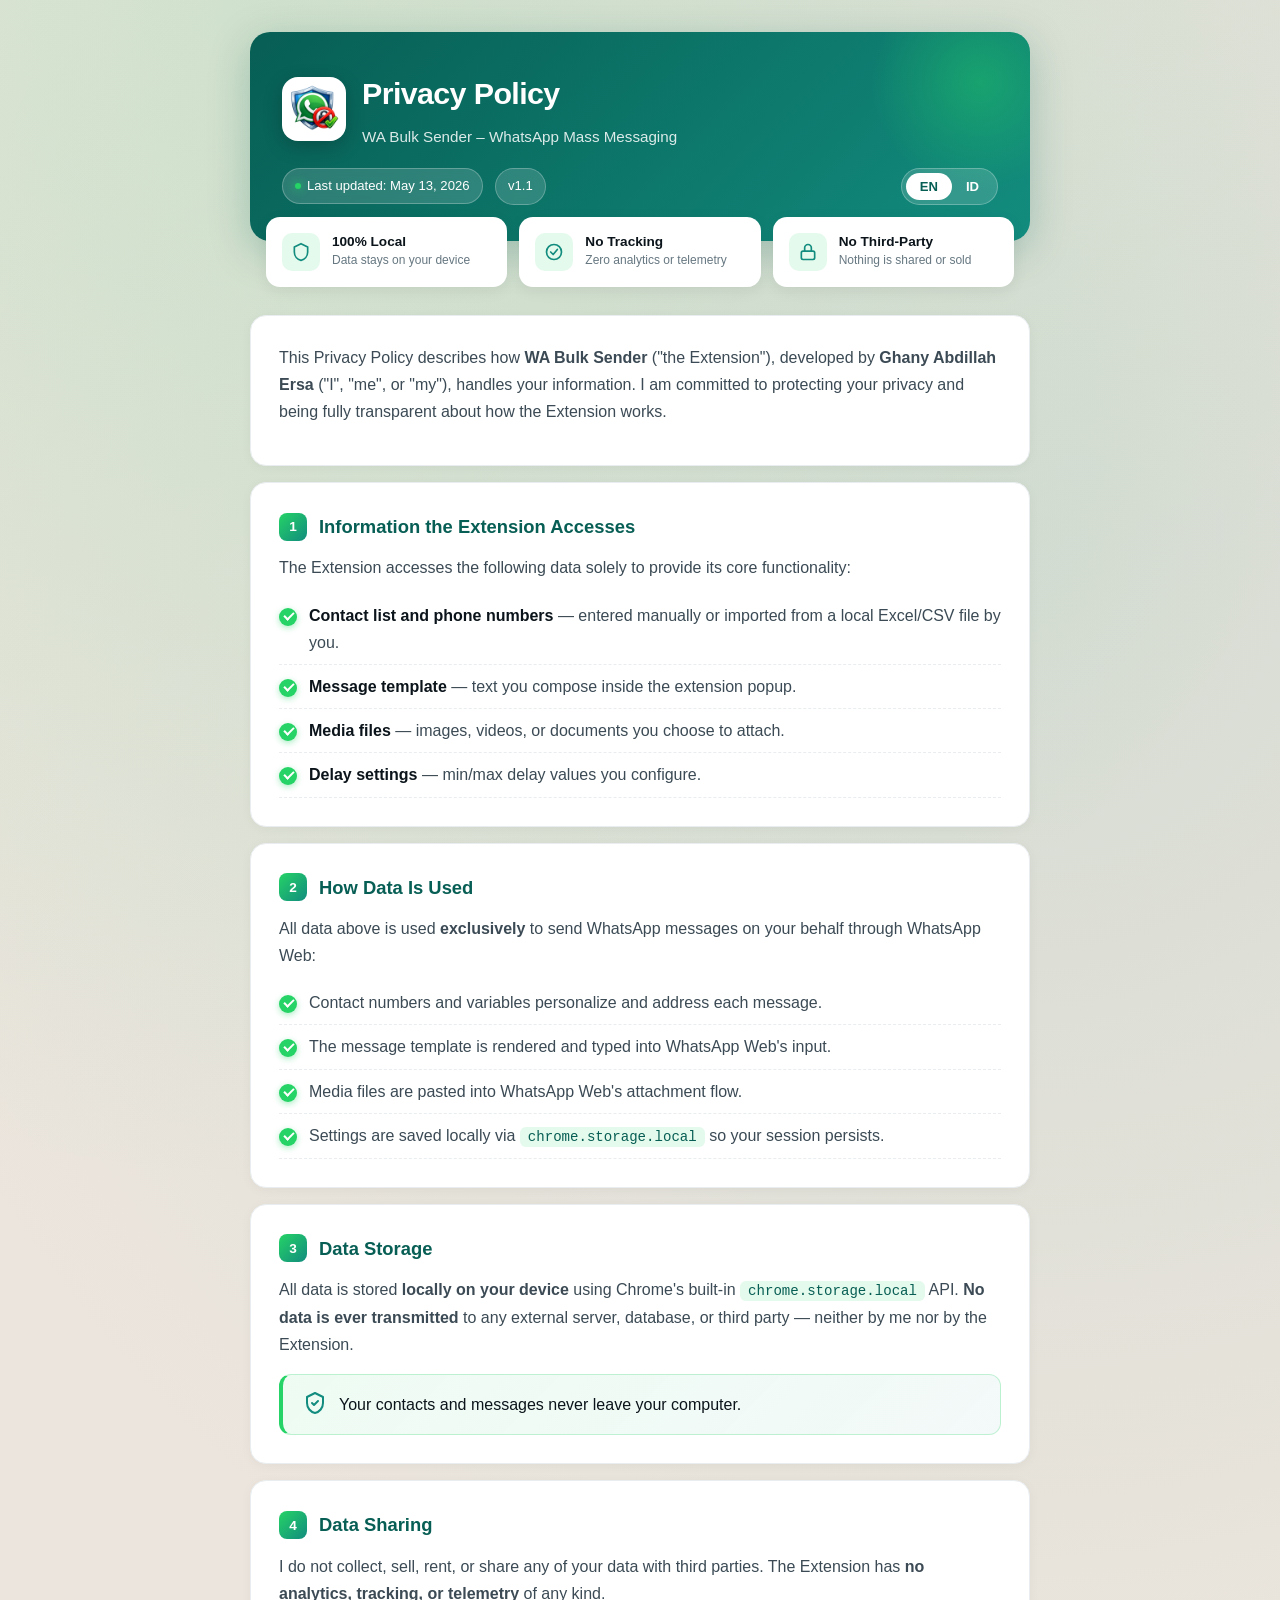
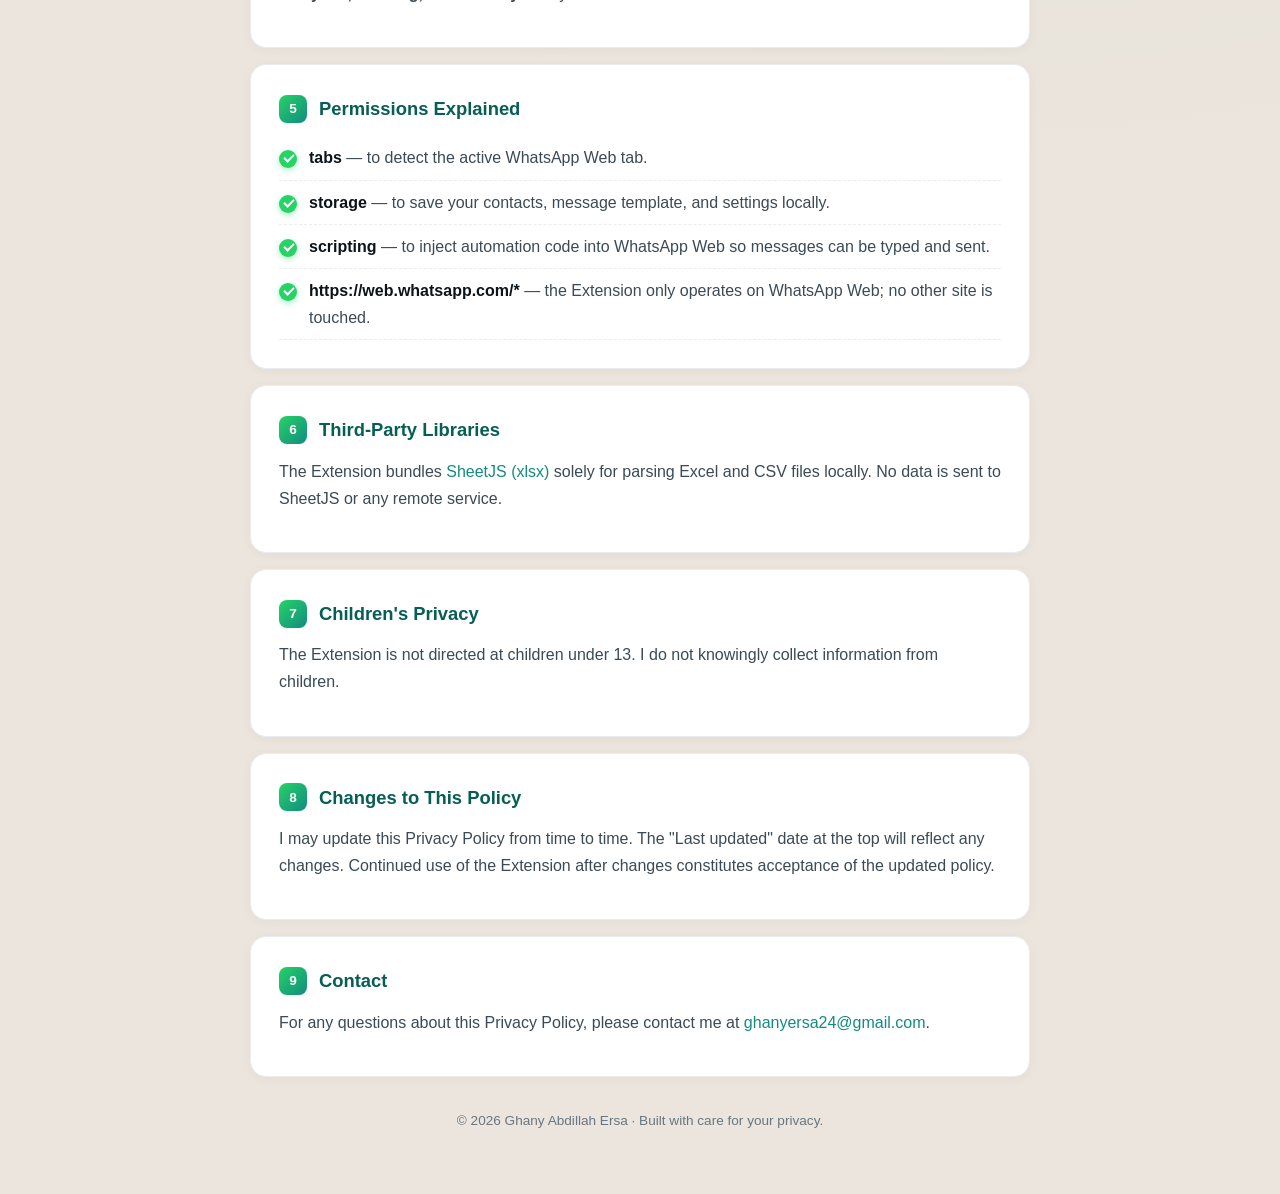
<file: index.html>
<!DOCTYPE html>
<html lang="en">
<head>
  <meta charset="UTF-8">
  <meta name="viewport" content="width=device-width, initial-scale=1.0">
  <title>Privacy Policy – WA Bulk Sender</title>
  <link rel="icon" href="icons/icon32.png">
  <style>
    :root {
      --wa-green: #25D366;
      --wa-green-dark: #128C7E;
      --wa-green-deep: #075E54;
      --wa-bg: #ECE5DD;
      --ink: #0b141a;
      --ink-soft: #3b4a54;
      --ink-muted: #667781;
      --card: #ffffff;
      --border: #e9edef;
      --danger: #e53935;
      --check: #25D366;
    }

    * { box-sizing: border-box; }

    body {
      margin: 0;
      font-family: -apple-system, BlinkMacSystemFont, "Segoe UI", Roboto, "Helvetica Neue", sans-serif;
      background:
        radial-gradient(circle at 20% 0%, rgba(37, 211, 102, 0.12), transparent 40%),
        radial-gradient(circle at 80% 20%, rgba(18, 140, 126, 0.10), transparent 50%),
        var(--wa-bg);
      color: var(--ink);
      line-height: 1.7;
      min-height: 100vh;
    }

    .container {
      max-width: 820px;
      margin: 0 auto;
      padding: 32px 20px 64px;
    }

    /* Header */
    .header {
      background: linear-gradient(135deg, var(--wa-green-deep), var(--wa-green-dark));
      border-radius: 20px;
      padding: 36px 32px;
      color: #fff;
      box-shadow: 0 10px 40px rgba(7, 94, 84, 0.25);
      position: relative;
      overflow: hidden;
    }

    .header::before {
      content: "";
      position: absolute;
      top: -60px; right: -60px;
      width: 220px; height: 220px;
      background: radial-gradient(circle, rgba(37, 211, 102, 0.4), transparent 70%);
      border-radius: 50%;
    }

    .header-top {
      display: flex;
      align-items: center;
      gap: 16px;
      margin-bottom: 18px;
      position: relative;
    }

    .header-icon {
      width: 64px;
      height: 64px;
      border-radius: 16px;
      background: #fff;
      padding: 6px;
      box-shadow: 0 6px 20px rgba(0, 0, 0, 0.2);
      flex-shrink: 0;
    }

    .header-icon img { width: 100%; height: 100%; object-fit: contain; }

    .header h1 {
      margin: 0;
      font-size: 1.9rem;
      font-weight: 700;
      letter-spacing: -0.02em;
    }

    .header .subtitle {
      margin: 4px 0 0;
      opacity: 0.85;
      font-size: 0.95rem;
    }

    .meta-row {
      display: flex;
      flex-wrap: wrap;
      align-items: center;
      gap: 12px;
      margin-top: 12px;
      position: relative;
    }

    .badge {
      display: inline-flex;
      align-items: center;
      gap: 6px;
      padding: 6px 12px;
      background: rgba(255, 255, 255, 0.15);
      border: 1px solid rgba(255, 255, 255, 0.25);
      border-radius: 999px;
      font-size: 0.82rem;
      backdrop-filter: blur(8px);
    }

    .badge .dot {
      width: 6px; height: 6px;
      background: var(--wa-green);
      border-radius: 50%;
      box-shadow: 0 0 8px var(--wa-green);
    }

    /* Language toggle */
    .lang-toggle {
      display: inline-flex;
      background: rgba(255, 255, 255, 0.15);
      border: 1px solid rgba(255, 255, 255, 0.25);
      border-radius: 999px;
      padding: 4px;
      margin-left: auto;
    }

    .lang-toggle button {
      background: transparent;
      border: 0;
      color: #fff;
      padding: 6px 14px;
      border-radius: 999px;
      cursor: pointer;
      font-size: 0.82rem;
      font-weight: 600;
      transition: all 0.2s;
    }

    .lang-toggle button.active {
      background: #fff;
      color: var(--wa-green-deep);
    }

    /* Trust strip */
    .trust-strip {
      display: grid;
      grid-template-columns: repeat(3, 1fr);
      gap: 12px;
      margin: -24px 16px 28px;
      position: relative;
      z-index: 2;
    }

    .trust-card {
      background: var(--card);
      border-radius: 14px;
      padding: 16px;
      box-shadow: 0 4px 16px rgba(0, 0, 0, 0.06);
      display: flex;
      align-items: center;
      gap: 12px;
    }

    .trust-card .ico {
      width: 38px; height: 38px;
      border-radius: 10px;
      background: rgba(37, 211, 102, 0.12);
      display: grid;
      place-items: center;
      flex-shrink: 0;
    }

    .trust-card .ico svg {
      width: 20px; height: 20px;
      stroke: var(--wa-green-dark);
      fill: none;
      stroke-width: 2;
      stroke-linecap: round;
      stroke-linejoin: round;
    }

    .trust-card .label {
      font-size: 0.85rem;
      font-weight: 600;
      color: var(--ink);
      line-height: 1.3;
    }

    .trust-card .sublabel {
      font-size: 0.75rem;
      color: var(--ink-muted);
    }

    /* Sections */
    .section {
      background: var(--card);
      border-radius: 16px;
      padding: 28px 28px;
      margin-bottom: 16px;
      box-shadow: 0 2px 12px rgba(0, 0, 0, 0.04);
      border: 1px solid var(--border);
    }

    .section h2 {
      display: flex;
      align-items: center;
      gap: 12px;
      margin: 0 0 12px;
      font-size: 1.15rem;
      font-weight: 700;
      color: var(--wa-green-deep);
    }

    .section h2 .num {
      width: 28px; height: 28px;
      border-radius: 8px;
      background: linear-gradient(135deg, var(--wa-green), var(--wa-green-dark));
      color: #fff;
      display: grid;
      place-items: center;
      font-size: 0.85rem;
      font-weight: 700;
      flex-shrink: 0;
    }

    .section p { margin: 0 0 12px; color: var(--ink-soft); }
    .section p:last-child { margin-bottom: 0; }

    .section ul {
      list-style: none;
      padding: 0;
      margin: 12px 0 0;
    }

    .section ul li {
      position: relative;
      padding: 8px 0 8px 30px;
      color: var(--ink-soft);
      border-bottom: 1px dashed var(--border);
    }

    .section ul li:last-child { border-bottom: 0; }

    .section ul li::before {
      content: "";
      position: absolute;
      left: 0; top: 14px;
      width: 18px; height: 18px;
      background: var(--check);
      border-radius: 50%;
      box-shadow: 0 2px 6px rgba(37, 211, 102, 0.4);
    }

    .section ul li::after {
      content: "";
      position: absolute;
      left: 5px; top: 18px;
      width: 8px; height: 4px;
      border-left: 2px solid #fff;
      border-bottom: 2px solid #fff;
      transform: rotate(-45deg);
    }

    .section ul li strong { color: var(--ink); }

    code {
      background: rgba(37, 211, 102, 0.12);
      color: var(--wa-green-deep);
      padding: 2px 8px;
      border-radius: 6px;
      font-size: 0.88em;
      font-family: "SF Mono", Menlo, Consolas, monospace;
    }

    a { color: var(--wa-green-dark); text-decoration: none; font-weight: 500; }
    a:hover { text-decoration: underline; }

    /* Highlight callout */
    .callout {
      background: linear-gradient(135deg, rgba(37, 211, 102, 0.08), rgba(18, 140, 126, 0.05));
      border: 1px solid rgba(37, 211, 102, 0.25);
      border-left: 4px solid var(--wa-green);
      border-radius: 12px;
      padding: 16px 20px;
      margin: 16px 0 0;
      display: flex;
      align-items: flex-start;
      gap: 12px;
    }

    .callout .ico {
      width: 24px; height: 24px;
      flex-shrink: 0;
      color: var(--wa-green-dark);
    }

    .callout p { margin: 0; color: var(--ink); font-weight: 500; }

    /* Footer */
    .footer {
      text-align: center;
      color: var(--ink-muted);
      font-size: 0.85rem;
      margin-top: 32px;
    }

    .footer a { color: var(--wa-green-dark); }

    /* Language switching */
    [data-lang] { display: none; }
    [data-lang].active { display: block; }
    li[data-lang] { display: none; }
    li[data-lang].active { display: block; }
    span[data-lang] { display: none; }
    span[data-lang].active { display: inline; }

    /* Responsive */
    @media (max-width: 640px) {
      .header { padding: 28px 22px; }
      .header h1 { font-size: 1.45rem; }
      .header-icon { width: 52px; height: 52px; }
      .trust-strip { grid-template-columns: 1fr; margin: -20px 8px 24px; }
      .section { padding: 22px 20px; }
      .section h2 { font-size: 1.05rem; }
      .lang-toggle { margin-left: 0; }
    }
  </style>
</head>
<body>
  <div class="container">

    <header class="header">
      <div class="header-top">
        <div class="header-icon">
          <img src="icons/icon128.png" alt="WA Bulk Sender icon">
        </div>
        <div>
          <h1>
            <span data-lang="en" class="active">Privacy Policy</span>
            <span data-lang="id">Kebijakan Privasi</span>
          </h1>
          <p class="subtitle">WA Bulk Sender – WhatsApp Mass Messaging</p>
        </div>
      </div>
      <div class="meta-row">
        <span class="badge"><span class="dot"></span>
          <span data-lang="en" class="active">Last updated: May 13, 2026</span>
          <span data-lang="id">Diperbarui: 13 Mei 2026</span>
        </span>
        <span class="badge">v1.1</span>
        <div class="lang-toggle" role="tablist">
          <button class="active" data-set-lang="en" type="button">EN</button>
          <button data-set-lang="id" type="button">ID</button>
        </div>
      </div>
    </header>

    <!-- Trust strip -->
    <div class="trust-strip">
      <div class="trust-card">
        <div class="ico">
          <svg viewBox="0 0 24 24"><path d="M12 2 4 6v6c0 5 3.5 9 8 10 4.5-1 8-5 8-10V6l-8-4z"/></svg>
        </div>
        <div>
          <div class="label">
            <span data-lang="en" class="active">100% Local</span>
            <span data-lang="id">100% Lokal</span>
          </div>
          <div class="sublabel">
            <span data-lang="en" class="active">Data stays on your device</span>
            <span data-lang="id">Data tetap di perangkat Anda</span>
          </div>
        </div>
      </div>
      <div class="trust-card">
        <div class="ico">
          <svg viewBox="0 0 24 24"><circle cx="12" cy="12" r="9"/><path d="M8 12l3 3 5-6"/></svg>
        </div>
        <div>
          <div class="label">
            <span data-lang="en" class="active">No Tracking</span>
            <span data-lang="id">Tanpa Pelacakan</span>
          </div>
          <div class="sublabel">
            <span data-lang="en" class="active">Zero analytics or telemetry</span>
            <span data-lang="id">Tidak ada analitik atau telemetri</span>
          </div>
        </div>
      </div>
      <div class="trust-card">
        <div class="ico">
          <svg viewBox="0 0 24 24"><rect x="4" y="11" width="16" height="10" rx="2"/><path d="M8 11V7a4 4 0 0 1 8 0v4"/></svg>
        </div>
        <div>
          <div class="label">
            <span data-lang="en" class="active">No Third-Party</span>
            <span data-lang="id">Tanpa Pihak Ketiga</span>
          </div>
          <div class="sublabel">
            <span data-lang="en" class="active">Nothing is shared or sold</span>
            <span data-lang="id">Tidak dibagikan atau dijual</span>
          </div>
        </div>
      </div>
    </div>

    <!-- Intro -->
    <section class="section">
      <p data-lang="en" class="active">
        This Privacy Policy describes how <strong>WA Bulk Sender</strong> ("the Extension"),
        developed by <strong>Ghany Abdillah Ersa</strong> ("I", "me", or "my"), handles your information.
        I am committed to protecting your privacy and being fully transparent about how the Extension works.
      </p>
      <p data-lang="id">
        Kebijakan Privasi ini menjelaskan bagaimana <strong>WA Bulk Sender</strong> ("Ekstensi"),
        yang dikembangkan oleh <strong>Ghany Abdillah Ersa</strong> ("saya"), menangani informasi Anda.
        Saya berkomitmen melindungi privasi Anda dan transparan penuh mengenai cara kerja Ekstensi ini.
      </p>
    </section>

    <!-- 1 -->
    <section class="section">
      <h2><span class="num">1</span>
        <span data-lang="en" class="active">Information the Extension Accesses</span>
        <span data-lang="id">Informasi yang Diakses</span>
      </h2>
      <p data-lang="en" class="active">The Extension accesses the following data solely to provide its core functionality:</p>
      <p data-lang="id">Ekstensi mengakses data berikut semata-mata untuk menjalankan fungsi utamanya:</p>
      <ul>
        <li data-lang="en" class="active"><strong>Contact list and phone numbers</strong> — entered manually or imported from a local Excel/CSV file by you.</li>
        <li data-lang="id"><strong>Daftar kontak dan nomor telepon</strong> — dimasukkan manual atau diimpor dari file Excel/CSV lokal milik Anda.</li>

        <li data-lang="en" class="active"><strong>Message template</strong> — text you compose inside the extension popup.</li>
        <li data-lang="id"><strong>Template pesan</strong> — teks yang Anda susun di dalam popup ekstensi.</li>

        <li data-lang="en" class="active"><strong>Media files</strong> — images, videos, or documents you choose to attach.</li>
        <li data-lang="id"><strong>File media</strong> — gambar, video, atau dokumen yang Anda lampirkan.</li>

        <li data-lang="en" class="active"><strong>Delay settings</strong> — min/max delay values you configure.</li>
        <li data-lang="id"><strong>Pengaturan jeda</strong> — nilai jeda min/maks yang Anda atur.</li>
      </ul>
    </section>

    <!-- 2 -->
    <section class="section">
      <h2><span class="num">2</span>
        <span data-lang="en" class="active">How Data Is Used</span>
        <span data-lang="id">Bagaimana Data Digunakan</span>
      </h2>
      <p data-lang="en" class="active">All data above is used <strong>exclusively</strong> to send WhatsApp messages on your behalf through WhatsApp Web:</p>
      <p data-lang="id">Semua data di atas digunakan <strong>secara eksklusif</strong> untuk mengirim pesan WhatsApp melalui WhatsApp Web atas nama Anda:</p>
      <ul>
        <li data-lang="en" class="active">Contact numbers and variables personalize and address each message.</li>
        <li data-lang="id">Nomor kontak dan variabel digunakan untuk mempersonalisasi tiap pesan.</li>

        <li data-lang="en" class="active">The message template is rendered and typed into WhatsApp Web's input.</li>
        <li data-lang="id">Template pesan dirender dan diketikkan ke kolom input WhatsApp Web.</li>

        <li data-lang="en" class="active">Media files are pasted into WhatsApp Web's attachment flow.</li>
        <li data-lang="id">File media disisipkan ke alur lampiran WhatsApp Web.</li>

        <li data-lang="en" class="active">Settings are saved locally via <code>chrome.storage.local</code> so your session persists.</li>
        <li data-lang="id">Pengaturan disimpan lokal lewat <code>chrome.storage.local</code> agar sesi Anda tetap tersimpan.</li>
      </ul>
    </section>

    <!-- 3 -->
    <section class="section">
      <h2><span class="num">3</span>
        <span data-lang="en" class="active">Data Storage</span>
        <span data-lang="id">Penyimpanan Data</span>
      </h2>
      <p data-lang="en" class="active">
        All data is stored <strong>locally on your device</strong> using Chrome's built-in
        <code>chrome.storage.local</code> API. <strong>No data is ever transmitted</strong> to any external
        server, database, or third party — neither by me nor by the Extension.
      </p>
      <p data-lang="id">
        Seluruh data disimpan <strong>secara lokal di perangkat Anda</strong> menggunakan API bawaan Chrome
        <code>chrome.storage.local</code>. <strong>Tidak ada data yang dikirim</strong> ke server eksternal,
        database, atau pihak ketiga manapun — baik oleh saya maupun oleh Ekstensi.
      </p>
      <div class="callout">
        <svg class="ico" viewBox="0 0 24 24" fill="none" stroke="currentColor" stroke-width="2" stroke-linecap="round" stroke-linejoin="round">
          <path d="M12 2 4 6v6c0 5 3.5 9 8 10 4.5-1 8-5 8-10V6l-8-4z"/>
          <path d="M9 12l2 2 4-4"/>
        </svg>
        <p data-lang="en" class="active">Your contacts and messages never leave your computer.</p>
        <p data-lang="id">Kontak dan pesan Anda tidak pernah meninggalkan komputer Anda.</p>
      </div>
    </section>

    <!-- 4 -->
    <section class="section">
      <h2><span class="num">4</span>
        <span data-lang="en" class="active">Data Sharing</span>
        <span data-lang="id">Pembagian Data</span>
      </h2>
      <p data-lang="en" class="active">
        I do not collect, sell, rent, or share any of your data with third parties.
        The Extension has <strong>no analytics, tracking, or telemetry</strong> of any kind.
      </p>
      <p data-lang="id">
        Saya tidak mengumpulkan, menjual, menyewakan, atau membagikan data Anda kepada pihak ketiga.
        Ekstensi ini <strong>tidak memiliki analitik, pelacakan, atau telemetri</strong> apa pun.
      </p>
    </section>

    <!-- 5 -->
    <section class="section">
      <h2><span class="num">5</span>
        <span data-lang="en" class="active">Permissions Explained</span>
        <span data-lang="id">Penjelasan Izin</span>
      </h2>
      <ul>
        <li data-lang="en" class="active"><strong>tabs</strong> — to detect the active WhatsApp Web tab.</li>
        <li data-lang="id"><strong>tabs</strong> — untuk mendeteksi tab WhatsApp Web yang sedang aktif.</li>

        <li data-lang="en" class="active"><strong>storage</strong> — to save your contacts, message template, and settings locally.</li>
        <li data-lang="id"><strong>storage</strong> — untuk menyimpan kontak, template pesan, dan pengaturan secara lokal.</li>

        <li data-lang="en" class="active"><strong>scripting</strong> — to inject automation code into WhatsApp Web so messages can be typed and sent.</li>
        <li data-lang="id"><strong>scripting</strong> — untuk menyuntikkan kode otomatisasi ke WhatsApp Web agar pesan dapat diketik dan dikirim.</li>

        <li data-lang="en" class="active"><strong>https://web.whatsapp.com/*</strong> — the Extension only operates on WhatsApp Web; no other site is touched.</li>
        <li data-lang="id"><strong>https://web.whatsapp.com/*</strong> — Ekstensi hanya beroperasi di WhatsApp Web; situs lain tidak diakses.</li>
      </ul>
    </section>

    <!-- 6 -->
    <section class="section">
      <h2><span class="num">6</span>
        <span data-lang="en" class="active">Third-Party Libraries</span>
        <span data-lang="id">Pustaka Pihak Ketiga</span>
      </h2>
      <p data-lang="en" class="active">
        The Extension bundles <a href="https://sheetjs.com/" target="_blank" rel="noopener">SheetJS (xlsx)</a>
        solely for parsing Excel and CSV files locally. No data is sent to SheetJS or any remote service.
      </p>
      <p data-lang="id">
        Ekstensi menyertakan <a href="https://sheetjs.com/" target="_blank" rel="noopener">SheetJS (xlsx)</a>
        hanya untuk membaca file Excel dan CSV secara lokal. Tidak ada data yang dikirim ke SheetJS atau layanan remote manapun.
      </p>
    </section>

    <!-- 7 -->
    <section class="section">
      <h2><span class="num">7</span>
        <span data-lang="en" class="active">Children's Privacy</span>
        <span data-lang="id">Privasi Anak</span>
      </h2>
      <p data-lang="en" class="active">
        The Extension is not directed at children under 13. I do not knowingly collect information from children.
      </p>
      <p data-lang="id">
        Ekstensi ini tidak ditujukan untuk anak di bawah 13 tahun. Saya tidak dengan sengaja mengumpulkan informasi dari anak-anak.
      </p>
    </section>

    <!-- 8 -->
    <section class="section">
      <h2><span class="num">8</span>
        <span data-lang="en" class="active">Changes to This Policy</span>
        <span data-lang="id">Perubahan Kebijakan</span>
      </h2>
      <p data-lang="en" class="active">
        I may update this Privacy Policy from time to time. The "Last updated" date at the top
        will reflect any changes. Continued use of the Extension after changes constitutes
        acceptance of the updated policy.
      </p>
      <p data-lang="id">
        Saya dapat memperbarui Kebijakan Privasi ini sewaktu-waktu. Tanggal "Diperbarui" di bagian atas
        akan mencerminkan perubahannya. Penggunaan Ekstensi yang berlanjut setelah perubahan dianggap
        sebagai persetujuan atas kebijakan yang diperbarui.
      </p>
    </section>

    <!-- 9 -->
    <section class="section">
      <h2><span class="num">9</span>
        <span data-lang="en" class="active">Contact</span>
        <span data-lang="id">Kontak</span>
      </h2>
      <p data-lang="en" class="active">
        For any questions about this Privacy Policy, please contact me at
        <a href="mailto:ghanyersa24@gmail.com">ghanyersa24@gmail.com</a>.
      </p>
      <p data-lang="id">
        Untuk pertanyaan apa pun tentang Kebijakan Privasi ini, silakan hubungi saya di
        <a href="mailto:ghanyersa24@gmail.com">ghanyersa24@gmail.com</a>.
      </p>
    </section>

    <div class="footer">
      <span data-lang="en" class="active">© 2026 Ghany Abdillah Ersa · Built with care for your privacy.</span>
      <span data-lang="id">© 2026 Ghany Abdillah Ersa · Dibuat dengan peduli pada privasi Anda.</span>
    </div>
  </div>

  <script>
    const buttons = document.querySelectorAll('[data-set-lang]');
    function setLang(lang) {
      document.documentElement.lang = lang;
      document.querySelectorAll('[data-lang]').forEach(el => {
        el.classList.toggle('active', el.getAttribute('data-lang') === lang);
      });
      buttons.forEach(b => b.classList.toggle('active', b.dataset.setLang === lang));
      try { localStorage.setItem('pp-lang', lang); } catch (_) {}
    }
    buttons.forEach(b => b.addEventListener('click', () => setLang(b.dataset.setLang)));

    try {
      const saved = localStorage.getItem('pp-lang');
      if (saved === 'id' || saved === 'en') setLang(saved);
    } catch (_) {}
  </script>
</body>
</html>
</file>
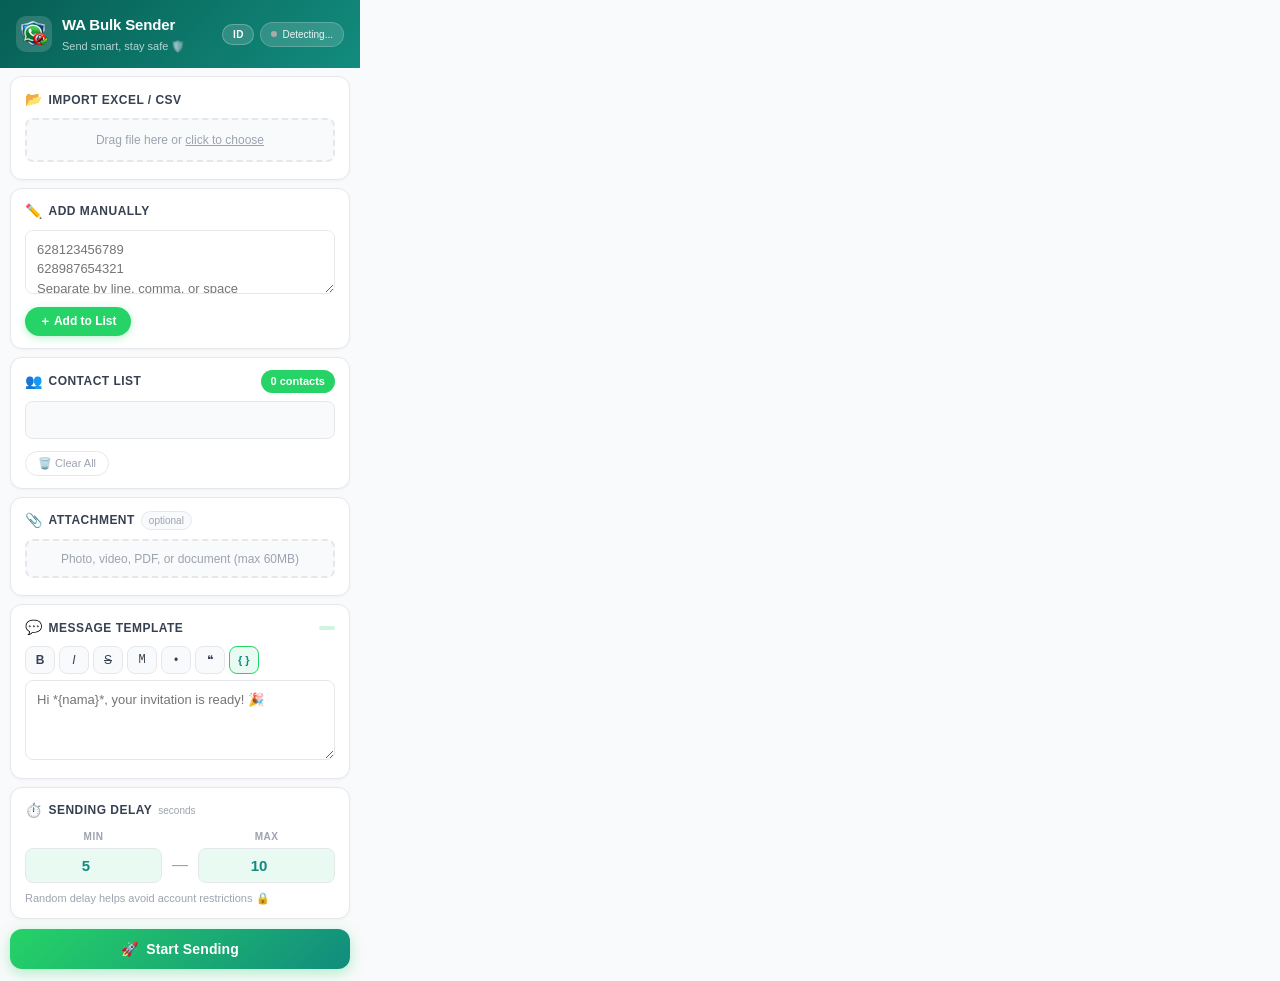
<file: popup.html>
<!DOCTYPE html>
<html lang="en">
<head>
    <meta charset="UTF-8">
    <title>WA Bulk Sender</title>
    <link rel="stylesheet" href="style.css">
</head>
<body>

    <!-- Header -->
    <div class="header">
        <div class="header-left">
            <img src="icons/icon48.png" alt="logo" class="header-logo">
            <div>
                <div class="header-title" data-i18n="header_title">WA Bulk Sender</div>
                <div class="header-sub" data-i18n="header_sub">Send smart, stay safe 🛡️</div>
            </div>
        </div>
        <div class="header-right">
            <button id="langToggle" class="lang-toggle" type="button" title="Change language / Ganti bahasa">ID</button>
            <div class="header-badge" id="waBadge">
                <span class="badge-dot"></span>
                <span class="badge-text" id="badgeText">Detecting...</span>
            </div>
        </div>
    </div>

    <!-- Section: Import Kontak -->
    <div class="section">
        <div class="section-label">
            <span class="section-icon">📂</span>
            <span data-i18n="sec_import">Import Excel / CSV</span>
        </div>
        <label class="file-drop" id="fileDropZone">
            <input type="file" id="fileInput" accept=".xlsx,.xls,.csv">
            <span class="file-drop-text" data-i18n-html="file_drop_import">Drag file here or <u>click to choose</u></span>
        </label>
        <div id="fileInfo" class="hint-text"></div>
    </div>

    <!-- Section: Manual Input -->
    <div class="section">
        <div class="section-label">
            <span class="section-icon">✏️</span>
            <span data-i18n="sec_manual">Add Manually</span>
        </div>
        <textarea id="contactInput" data-i18n-placeholder="contact_placeholder" placeholder="628123456789&#10;628987654321&#10;Separate by line, comma, or space"></textarea>
        <button id="addBtn" class="btn-small" data-i18n="add_to_list">＋ Add to List</button>
    </div>

    <!-- Section: Daftar Kontak -->
    <div class="section">
        <div class="section-label-row">
            <div class="section-label">
                <span class="section-icon">👥</span>
                <span data-i18n="sec_contacts">Contact List</span>
            </div>
            <div class="contact-count-badge">
                <span id="count">0</span>
                <span data-i18n="contact_count_suffix">contacts</span>
            </div>
        </div>
        <div id="chips"></div>
        <button id="clearAllBtn" class="btn-ghost" data-i18n="clear_all">🗑️ Clear All</button>
    </div>

    <!-- Section: Lampiran -->
    <div class="section">
        <div class="section-label">
            <span class="section-icon">📎</span>
            <span data-i18n="sec_attachment">Attachment</span>
            <span class="optional-tag" data-i18n="optional">optional</span>
        </div>
        <label class="file-drop file-drop-sm" id="mediaDropZone">
            <input type="file" id="mediaInput" accept="image/*,video/*,.pdf,.doc,.docx,.xls,.xlsx,.ppt,.pptx,.txt">
            <span class="file-drop-text" data-i18n="file_drop_media">Photo, video, PDF, or document (max 60MB)</span>
        </label>
        <div id="mediaInfo" class="hint-text"></div>
    </div>

    <!-- Section: Template Pesan -->
    <div class="section">
        <div class="section-label-row">
            <div class="section-label">
                <span class="section-icon">💬</span>
                <span data-i18n="sec_template">Message Template</span>
            </div>
            <span id="varHint" class="var-hint"></span>
        </div>
        <div class="toolbar">
            <button type="button" class="fmt-btn" data-fmt="bold" data-i18n-title="tt_bold" title="Bold (Ctrl+B)"><b>B</b></button>
            <button type="button" class="fmt-btn" data-fmt="italic" data-i18n-title="tt_italic" title="Italic (Ctrl+I)"><i>I</i></button>
            <button type="button" class="fmt-btn" data-fmt="strike" data-i18n-title="tt_strike" title="Strikethrough"><s>S</s></button>
            <button type="button" class="fmt-btn" data-fmt="mono" data-i18n-title="tt_mono" title="Monospace"><code>M</code></button>
            <button type="button" class="fmt-btn" data-fmt="bullet" data-i18n-title="tt_bullet" title="Bullet list">•</button>
            <button type="button" class="fmt-btn" data-fmt="quote" data-i18n-title="tt_quote" title="Quote">❝</button>
            <button type="button" class="fmt-btn fmt-btn-var" id="varBtn" data-i18n-title="tt_var" title="Insert variable">{ }</button>
        </div>
        <div class="textarea-wrap">
            <textarea id="message" data-i18n-placeholder="message_placeholder" placeholder="Hi *{nama}*, your invitation is ready! 🎉"></textarea>
            <div id="autocomplete" class="autocomplete hidden"></div>
        </div>
        <div id="preview" class="preview hint"></div>
    </div>

    <!-- Section: Delay -->
    <div class="section">
        <div class="section-label">
            <span class="section-icon">⏱️</span>
            <span data-i18n="sec_delay">Sending Delay</span>
            <span class="hint-inline" data-i18n="delay_unit">seconds</span>
        </div>
        <div class="delay-row">
            <div class="delay-card">
                <div class="delay-label" data-i18n="delay_min">Min</div>
                <input type="number" id="minDelay" value="5" min="3">
            </div>
            <div class="delay-divider">—</div>
            <div class="delay-card">
                <div class="delay-label" data-i18n="delay_max">Max</div>
                <input type="number" id="maxDelay" value="10" min="3">
            </div>
        </div>
        <div class="hint-text" data-i18n="delay_hint">Random delay helps avoid account restrictions 🔒</div>
    </div>

    <!-- Action Buttons -->
    <div class="btn-row">
        <button id="startBtn" class="btn-primary">
            <span>🚀</span> <span data-i18n="btn_start">Start Sending</span>
        </button>
        <button id="stopBtn" class="btn-danger" style="display:none">
            <span>⏹</span> <span data-i18n="btn_stop">Stop</span>
        </button>
    </div>

    <!-- Status -->
    <div id="status" class="status-box"></div>

    <script src="xlsx.full.min.js"></script>
    <script src="i18n.js"></script>
    <script src="popup.js"></script>
</body>
</html>
</file>
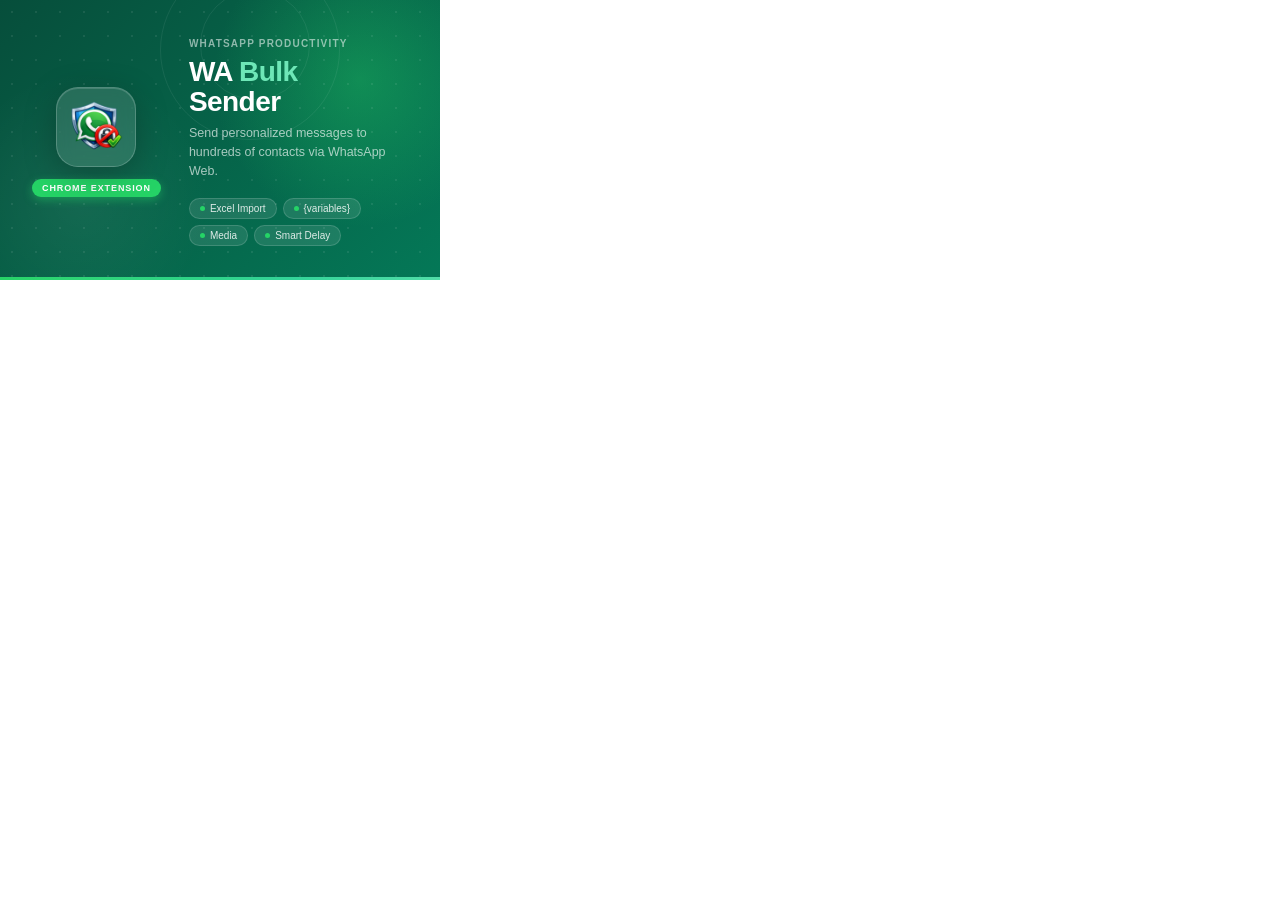
<file: store-assets/promo-tile.html>
<!DOCTYPE html>
<html lang="en">
<head>
  <meta charset="UTF-8">
  <title>Promo Tile – WA Bulk Sender</title>
  <style>
    * { box-sizing: border-box; margin: 0; padding: 0; }

    body {
      width: 440px;
      height: 280px;
      overflow: hidden;
      font-family: -apple-system, BlinkMacSystemFont, "Segoe UI", Roboto, sans-serif;
    }

    .tile {
      width: 440px;
      height: 280px;
      position: relative;
      background: linear-gradient(135deg, #064E3B 0%, #065F46 40%, #047857 100%);
      overflow: hidden;
    }

    /* Radial glow */
    .tile::before {
      content: "";
      position: absolute;
      top: -80px; right: -80px;
      width: 320px; height: 320px;
      background: radial-gradient(circle, rgba(37,211,102,0.35), transparent 65%);
      border-radius: 50%;
    }

    /* Bottom glow */
    .tile::after {
      content: "";
      position: absolute;
      bottom: -60px; left: -60px;
      width: 280px; height: 280px;
      background: radial-gradient(circle, rgba(255,255,255,0.06), transparent 65%);
      border-radius: 50%;
    }

    /* Grid dots */
    .dots {
      position: absolute; inset: 0;
      background-image: radial-gradient(circle, rgba(255,255,255,0.08) 1px, transparent 1px);
      background-size: 24px 24px;
    }

    /* Decorative circles */
    .circle-1 {
      position: absolute;
      top: -40px; right: 100px;
      width: 180px; height: 180px;
      border-radius: 50%;
      border: 1px solid rgba(255,255,255,0.07);
    }

    .circle-2 {
      position: absolute;
      top: -10px; right: 130px;
      width: 110px; height: 110px;
      border-radius: 50%;
      border: 1px solid rgba(255,255,255,0.07);
    }

    /* Content */
    .content {
      position: relative;
      z-index: 2;
      padding: 32px 32px 28px;
      height: 100%;
      display: flex;
      align-items: center;
      gap: 28px;
    }

    /* Icon block */
    .icon-block {
      flex-shrink: 0;
      display: flex;
      flex-direction: column;
      align-items: center;
      gap: 12px;
    }

    .icon-wrap {
      width: 80px; height: 80px;
      background: rgba(255,255,255,0.12);
      border: 1.5px solid rgba(255,255,255,0.2);
      border-radius: 22px;
      display: grid;
      place-items: center;
      backdrop-filter: blur(8px);
      box-shadow:
        0 8px 32px rgba(0,0,0,0.25),
        inset 0 1px 0 rgba(255,255,255,0.15);
    }

    .icon-wrap img {
      width: 56px; height: 56px;
      object-fit: contain;
    }

    .pill {
      background: #25D366;
      color: #fff;
      font-size: 9px;
      font-weight: 800;
      letter-spacing: 0.1em;
      text-transform: uppercase;
      padding: 4px 10px;
      border-radius: 999px;
      box-shadow: 0 3px 10px rgba(37,211,102,0.45);
      white-space: nowrap;
    }

    /* Text block */
    .text-block { flex: 1; }

    .ext-label {
      font-size: 10px;
      color: rgba(255,255,255,0.55);
      font-weight: 600;
      letter-spacing: 0.12em;
      text-transform: uppercase;
      margin-bottom: 8px;
    }

    h1 {
      font-size: 28px;
      font-weight: 800;
      color: #fff;
      line-height: 1.1;
      letter-spacing: -0.02em;
      margin-bottom: 6px;
    }

    h1 .green {
      color: #6EE7B7;
    }

    .tagline {
      font-size: 12.5px;
      color: rgba(255,255,255,0.65);
      line-height: 1.5;
      margin-bottom: 18px;
    }

    .feat-pills {
      display: flex;
      flex-wrap: wrap;
      gap: 6px;
    }

    .fp {
      display: inline-flex;
      align-items: center;
      gap: 5px;
      background: rgba(255,255,255,0.10);
      border: 1px solid rgba(255,255,255,0.15);
      border-radius: 999px;
      padding: 4px 10px;
      font-size: 10px;
      color: rgba(255,255,255,0.85);
      font-weight: 500;
    }

    .fp .dot {
      width: 5px; height: 5px;
      background: #25D366;
      border-radius: 50%;
    }

    /* Bottom strip */
    .bottom-strip {
      position: absolute;
      bottom: 0; left: 0; right: 0;
      height: 3px;
      background: linear-gradient(90deg, #25D366, #34d399, #6ee7b7, #25D366);
      background-size: 200% 100%;
    }
  </style>
</head>
<body>
  <div class="tile">
    <div class="dots"></div>
    <div class="circle-1"></div>
    <div class="circle-2"></div>

    <div class="content">
      <!-- Icon -->
      <div class="icon-block">
        <div class="icon-wrap">
          <img src="../icons/icon128.png" alt="WA Bulk Sender">
        </div>
        <div class="pill">Chrome Extension</div>
      </div>

      <!-- Text -->
      <div class="text-block">
        <div class="ext-label">WhatsApp Productivity</div>
        <h1>WA <span class="green">Bulk</span><br>Sender</h1>
        <p class="tagline">Send personalized messages to hundreds of contacts via WhatsApp Web.</p>
        <div class="feat-pills">
          <div class="fp"><span class="dot"></span> Excel Import</div>
          <div class="fp"><span class="dot"></span> {variables}</div>
          <div class="fp"><span class="dot"></span> Media</div>
          <div class="fp"><span class="dot"></span> Smart Delay</div>
        </div>
      </div>
    </div>

    <div class="bottom-strip"></div>
  </div>
</body>
</html>
</file>
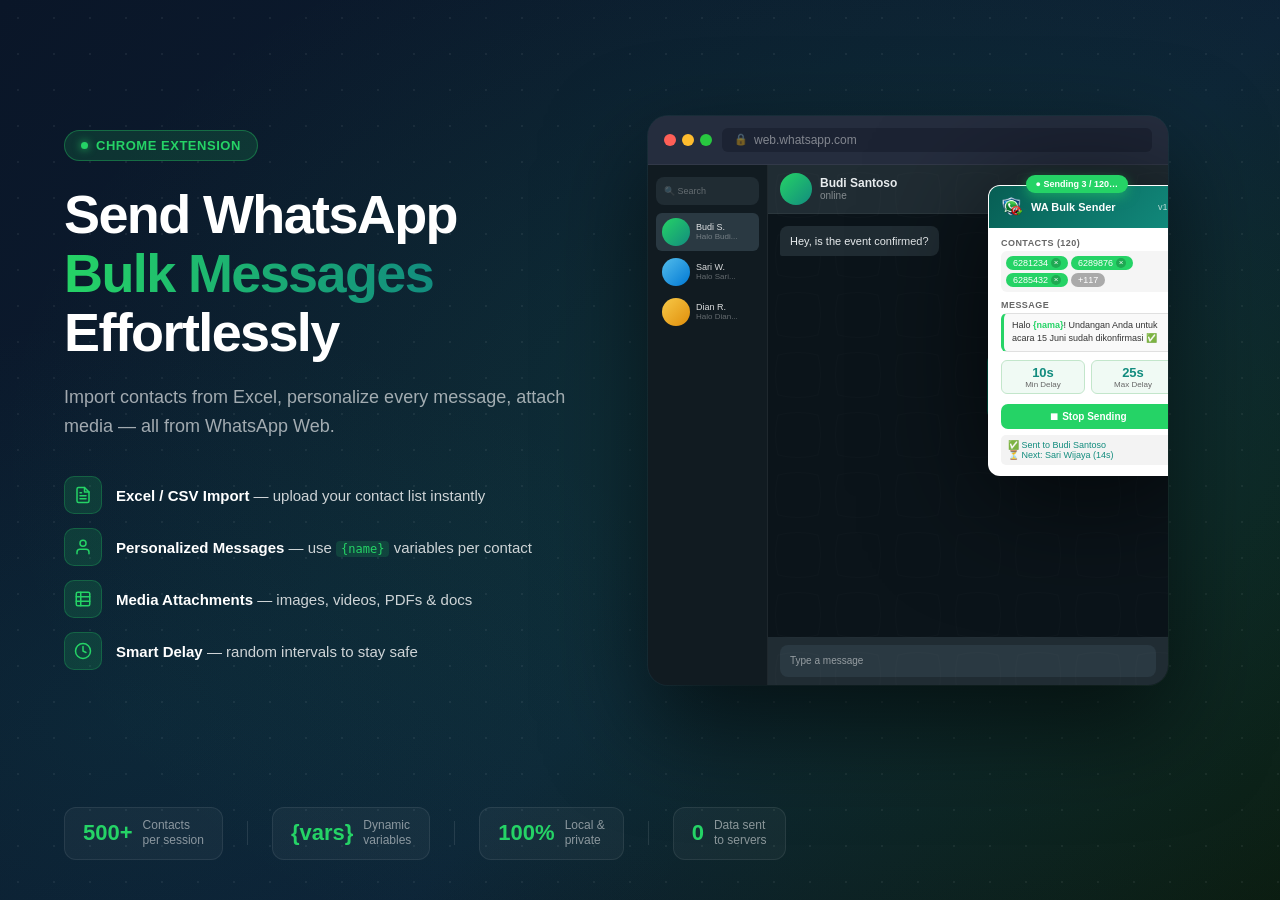
<file: store-assets/screenshot.html>
<!DOCTYPE html>
<html lang="en">
<head>
  <meta charset="UTF-8">
  <meta name="viewport" content="width=device-width, initial-scale=1.0">
  <title>Screenshot – WA Bulk Sender</title>
  <style>
    * { box-sizing: border-box; margin: 0; padding: 0; }

    body {
      width: 1280px;
      height: 800px;
      overflow: hidden;
      font-family: -apple-system, BlinkMacSystemFont, "Segoe UI", Roboto, sans-serif;
      background: #0a1628;
    }

    /* ── Background ── */
    .bg {
      position: absolute; inset: 0;
      background:
        radial-gradient(ellipse 900px 600px at 70% 50%, rgba(37,211,102,0.12), transparent),
        radial-gradient(ellipse 600px 400px at 10% 80%, rgba(18,140,126,0.10), transparent),
        linear-gradient(135deg, #0a1628 0%, #0d2035 60%, #0b1a10 100%);
    }

    /* Grid dots */
    .bg::before {
      content: "";
      position: absolute; inset: 0;
      background-image: radial-gradient(circle, rgba(255,255,255,0.06) 1px, transparent 1px);
      background-size: 36px 36px;
    }

    /* ── Layout ── */
    .layout {
      position: relative;
      width: 1280px;
      height: 800px;
      display: flex;
      align-items: center;
      padding: 48px 64px;
      gap: 64px;
    }

    /* ── Left — copy ── */
    .copy {
      flex: 1;
      max-width: 520px;
    }

    .badge-top {
      display: inline-flex;
      align-items: center;
      gap: 8px;
      background: rgba(37,211,102,0.15);
      border: 1px solid rgba(37,211,102,0.35);
      border-radius: 999px;
      padding: 7px 16px;
      color: #25D366;
      font-size: 13px;
      font-weight: 600;
      letter-spacing: 0.04em;
      text-transform: uppercase;
      margin-bottom: 24px;
    }

    .badge-top .dot {
      width: 7px; height: 7px;
      background: #25D366;
      border-radius: 50%;
      box-shadow: 0 0 8px #25D366;
    }

    .headline {
      font-size: 54px;
      font-weight: 800;
      line-height: 1.1;
      color: #fff;
      letter-spacing: -0.03em;
      margin-bottom: 20px;
    }

    .headline .accent {
      background: linear-gradient(90deg, #25D366, #128C7E);
      -webkit-background-clip: text;
      -webkit-text-fill-color: transparent;
    }

    .sub {
      color: rgba(255,255,255,0.62);
      font-size: 18px;
      line-height: 1.6;
      margin-bottom: 36px;
    }

    .features {
      display: flex;
      flex-direction: column;
      gap: 14px;
    }

    .feat {
      display: flex;
      align-items: center;
      gap: 14px;
    }

    .feat-ico {
      width: 38px; height: 38px;
      border-radius: 10px;
      background: rgba(37,211,102,0.15);
      border: 1px solid rgba(37,211,102,0.25);
      display: grid;
      place-items: center;
      flex-shrink: 0;
    }

    .feat-ico svg {
      width: 18px; height: 18px;
      stroke: #25D366;
      fill: none;
      stroke-width: 2;
      stroke-linecap: round;
      stroke-linejoin: round;
    }

    .feat-text {
      color: rgba(255,255,255,0.80);
      font-size: 15px;
      font-weight: 500;
    }

    .feat-text strong { color: #fff; }

    /* ── Right — UI mockup ── */
    .ui-wrap {
      flex-shrink: 0;
      position: relative;
    }

    /* Browser chrome */
    .browser {
      width: 520px;
      background: #1c2333;
      border-radius: 20px;
      box-shadow:
        0 40px 100px rgba(0,0,0,0.6),
        0 0 0 1px rgba(255,255,255,0.06),
        inset 0 1px 0 rgba(255,255,255,0.08);
      overflow: hidden;
    }

    .browser-bar {
      background: #252d3e;
      padding: 12px 16px;
      display: flex;
      align-items: center;
      gap: 10px;
      border-bottom: 1px solid rgba(255,255,255,0.06);
    }

    .browser-dots {
      display: flex; gap: 6px;
    }

    .browser-dots span {
      width: 12px; height: 12px;
      border-radius: 50%;
    }

    .browser-dots span:nth-child(1) { background: #ff5f57; }
    .browser-dots span:nth-child(2) { background: #febc2e; }
    .browser-dots span:nth-child(3) { background: #28c840; }

    .browser-url {
      flex: 1;
      background: #1c2333;
      border-radius: 6px;
      padding: 5px 12px;
      font-size: 12px;
      color: rgba(255,255,255,0.45);
      display: flex;
      align-items: center;
      gap: 6px;
    }

    .browser-url::before {
      content: "🔒";
      font-size: 11px;
    }

    /* WhatsApp Web mock */
    .wa-screen {
      display: flex;
      height: 520px;
    }

    .wa-sidebar {
      width: 120px;
      background: #111b21;
      border-right: 1px solid rgba(255,255,255,0.06);
      padding: 12px 8px;
    }

    .wa-search {
      background: #202c33;
      border-radius: 8px;
      height: 28px;
      margin-bottom: 8px;
      display: flex;
      align-items: center;
      padding: 0 8px;
      gap: 5px;
    }

    .wa-search span {
      font-size: 9px;
      color: rgba(255,255,255,0.3);
    }

    .wa-chat {
      padding: 5px 6px;
      border-radius: 6px;
      margin-bottom: 2px;
      display: flex;
      align-items: center;
      gap: 6px;
    }

    .wa-chat.active { background: #2a3942; }

    .wa-avatar {
      width: 28px; height: 28px;
      border-radius: 50%;
      background: linear-gradient(135deg, #25D366, #128C7E);
      flex-shrink: 0;
    }

    .wa-chat-info { flex: 1; overflow: hidden; }

    .wa-chat-name {
      font-size: 9px;
      color: rgba(255,255,255,0.85);
      white-space: nowrap;
      overflow: hidden;
    }

    .wa-chat-preview {
      font-size: 8px;
      color: rgba(255,255,255,0.35);
      white-space: nowrap;
      overflow: hidden;
    }

    .wa-main {
      flex: 1;
      background: #0b141a;
      display: flex;
      flex-direction: column;
    }

    /* chat bg pattern */
    .wa-main::before {
      content: "";
      position: absolute;
      width: 400px;
      height: 520px;
      background-image: url("data:image/svg+xml,%3Csvg xmlns='http://www.w3.org/2000/svg' width='60' height='60'%3E%3Cpath d='M10 10 Q30 5 50 10 Q55 30 50 50 Q30 55 10 50 Q5 30 10 10z' fill='none' stroke='rgba(255,255,255,0.03)' stroke-width='0.8'/%3E%3C/svg%3E");
      opacity: 0.5;
    }

    .wa-topbar {
      background: #202c33;
      padding: 8px 12px;
      display: flex;
      align-items: center;
      gap: 8px;
      border-bottom: 1px solid rgba(255,255,255,0.05);
    }

    .wa-topbar-avatar {
      width: 32px; height: 32px;
      border-radius: 50%;
      background: linear-gradient(135deg, #25D366, #128C7E);
    }

    .wa-contact-name {
      font-size: 12px;
      color: #e9edef;
      font-weight: 600;
    }

    .wa-contact-status {
      font-size: 10px;
      color: rgba(255,255,255,0.45);
    }

    .wa-messages {
      flex: 1;
      padding: 12px;
      display: flex;
      flex-direction: column;
      gap: 8px;
      position: relative;
    }

    .bubble {
      max-width: 80%;
      padding: 7px 10px;
      border-radius: 8px;
      font-size: 11px;
      line-height: 1.5;
      position: relative;
    }

    .bubble.sent {
      background: #005c4b;
      color: #e9edef;
      align-self: flex-end;
      border-bottom-right-radius: 2px;
    }

    .bubble.sent::after {
      content: "";
      position: absolute;
      right: -6px; bottom: 0;
      width: 0; height: 0;
      border-top: 6px solid transparent;
      border-left: 7px solid #005c4b;
    }

    .bubble.received {
      background: #202c33;
      color: #e9edef;
      align-self: flex-start;
      border-bottom-left-radius: 2px;
    }

    .bubble-time {
      font-size: 9px;
      color: rgba(255,255,255,0.45);
      text-align: right;
      margin-top: 3px;
      display: flex;
      justify-content: flex-end;
      align-items: center;
      gap: 3px;
    }

    .check { color: #53bdeb; font-size: 10px; }

    .bubble .green { color: #25D366; font-weight: 600; }

    .wa-input-bar {
      background: #202c33;
      padding: 8px 12px;
      display: flex;
      align-items: center;
      gap: 8px;
    }

    .wa-input {
      flex: 1;
      background: #2a3942;
      border-radius: 8px;
      height: 32px;
      padding: 0 10px;
      font-size: 10px;
      color: rgba(255,255,255,0.5);
      display: flex;
      align-items: center;
    }

    /* Extension popup overlay */
    .popup-outer {
      position: absolute;
      right: -20px;
      top: 20px;
      filter: drop-shadow(0 20px 60px rgba(0,0,0,0.7));
    }

    .popup {
      width: 200px;
      background: #fff;
      border-radius: 12px;
      overflow: hidden;
      font-size: 10px;
      border: 1px solid rgba(255,255,255,0.1);
    }

    .popup-header {
      background: linear-gradient(135deg, #075E54, #128C7E);
      padding: 10px 12px;
      color: #fff;
      display: flex;
      align-items: center;
      gap: 8px;
    }

    .popup-header img {
      width: 22px; height: 22px;
    }

    .popup-header .title {
      font-size: 11px;
      font-weight: 700;
    }

    .popup-header .version {
      font-size: 9px;
      opacity: 0.7;
      margin-left: auto;
    }

    .popup-body {
      padding: 10px 12px;
    }

    .popup-label {
      font-size: 9px;
      color: #666;
      margin-bottom: 3px;
      font-weight: 600;
      text-transform: uppercase;
      letter-spacing: 0.05em;
    }

    .popup-chips {
      display: flex;
      flex-wrap: wrap;
      gap: 3px;
      padding: 5px;
      background: #f5f5f5;
      border-radius: 6px;
      margin-bottom: 8px;
      min-height: 28px;
    }

    .popup-chip {
      background: #25D366;
      color: #fff;
      padding: 2px 7px;
      border-radius: 10px;
      font-size: 9px;
      display: flex;
      align-items: center;
      gap: 3px;
    }

    .popup-chip .x {
      background: rgba(0,0,0,0.2);
      border-radius: 50%;
      width: 10px; height: 10px;
      display: grid;
      place-items: center;
      font-size: 8px;
    }

    .popup-msg {
      background: #f9f9f9;
      border: 1px solid #e0e0e0;
      border-left: 3px solid #25D366;
      border-radius: 6px;
      padding: 5px 8px;
      color: #333;
      font-size: 9px;
      line-height: 1.5;
      margin-bottom: 8px;
    }

    .popup-delay {
      display: flex;
      gap: 6px;
      margin-bottom: 10px;
    }

    .popup-delay-item {
      flex: 1;
      background: #f0faf4;
      border: 1px solid #c3e6cb;
      border-radius: 6px;
      padding: 4px 6px;
      text-align: center;
    }

    .popup-delay-item .val {
      font-size: 13px;
      font-weight: 700;
      color: #128C7E;
    }

    .popup-delay-item .lbl {
      font-size: 8px;
      color: #666;
    }

    .popup-start {
      background: #25D366;
      color: #fff;
      border-radius: 7px;
      padding: 7px;
      text-align: center;
      font-weight: 700;
      font-size: 10px;
    }

    .popup-status {
      margin-top: 6px;
      background: #f3f3f3;
      border-radius: 5px;
      padding: 5px 7px;
      font-size: 9px;
      color: #128C7E;
    }

    /* sending anim badge */
    .sending-badge {
      position: absolute;
      top: -10px;
      right: 60px;
      background: #25D366;
      color: #fff;
      font-size: 9px;
      font-weight: 700;
      padding: 4px 10px;
      border-radius: 999px;
      box-shadow: 0 4px 12px rgba(37,211,102,0.5);
      white-space: nowrap;
    }

    .sending-badge::before {
      content: "● ";
      animation: pulse 1s infinite;
    }

    @keyframes pulse {
      0%, 100% { opacity: 1; }
      50% { opacity: 0.4; }
    }

    /* ── Bottom bar ── */
    .bottom-bar {
      position: absolute;
      bottom: 40px;
      left: 64px;
      right: 64px;
      display: flex;
      align-items: center;
      gap: 24px;
    }

    .stat {
      display: flex;
      align-items: center;
      gap: 10px;
      background: rgba(255,255,255,0.04);
      border: 1px solid rgba(255,255,255,0.08);
      border-radius: 12px;
      padding: 10px 18px;
    }

    .stat-val {
      font-size: 22px;
      font-weight: 800;
      color: #25D366;
    }

    .stat-label {
      font-size: 12px;
      color: rgba(255,255,255,0.5);
      line-height: 1.3;
    }

    .divider {
      width: 1px;
      height: 24px;
      background: rgba(255,255,255,0.1);
    }
  </style>
</head>
<body>
  <div class="bg"></div>
  <div class="layout">

    <!-- LEFT copy -->
    <div class="copy">
      <div class="badge-top">
        <span class="dot"></span>
        Chrome Extension
      </div>
      <h1 class="headline">
        Send WhatsApp<br>
        <span class="accent">Bulk Messages</span><br>
        Effortlessly
      </h1>
      <p class="sub">
        Import contacts from Excel, personalize every message, attach media — all from WhatsApp Web.
      </p>
      <div class="features">
        <div class="feat">
          <div class="feat-ico">
            <svg viewBox="0 0 24 24"><path d="M14 2H6a2 2 0 0 0-2 2v16a2 2 0 0 0 2 2h12a2 2 0 0 0 2-2V8z"/><polyline points="14 2 14 8 20 8"/><line x1="16" y1="13" x2="8" y2="13"/><line x1="16" y1="17" x2="8" y2="17"/><line x1="10" y1="9" x2="8" y2="9"/></svg>
          </div>
          <div class="feat-text"><strong>Excel / CSV Import</strong> — upload your contact list instantly</div>
        </div>
        <div class="feat">
          <div class="feat-ico">
            <svg viewBox="0 0 24 24"><path d="M20 21v-2a4 4 0 0 0-4-4H8a4 4 0 0 0-4 4v2"/><circle cx="12" cy="7" r="4"/></svg>
          </div>
          <div class="feat-text"><strong>Personalized Messages</strong> — use <code style="background:rgba(37,211,102,0.15);color:#25D366;padding:1px 5px;border-radius:4px;font-size:12px">{name}</code> variables per contact</div>
        </div>
        <div class="feat">
          <div class="feat-ico">
            <svg viewBox="0 0 24 24"><rect x="3" y="3" width="18" height="18" rx="2"/><path d="M3 9h18"/><path d="M3 15h18"/><path d="M9 3v18"/></svg>
          </div>
          <div class="feat-text"><strong>Media Attachments</strong> — images, videos, PDFs & docs</div>
        </div>
        <div class="feat">
          <div class="feat-ico">
            <svg viewBox="0 0 24 24"><circle cx="12" cy="12" r="10"/><polyline points="12 6 12 12 16 14"/></svg>
          </div>
          <div class="feat-text"><strong>Smart Delay</strong> — random intervals to stay safe</div>
        </div>
      </div>
    </div>

    <!-- RIGHT browser mockup -->
    <div class="ui-wrap">
      <div class="browser">
        <div class="browser-bar">
          <div class="browser-dots">
            <span></span><span></span><span></span>
          </div>
          <div class="browser-url">web.whatsapp.com</div>
        </div>
        <div class="wa-screen">
          <!-- Sidebar -->
          <div class="wa-sidebar">
            <div class="wa-search">
              <span>🔍 Search</span>
            </div>
            <div class="wa-chat active">
              <div class="wa-avatar"></div>
              <div class="wa-chat-info">
                <div class="wa-chat-name">Budi S.</div>
                <div class="wa-chat-preview">Halo Budi...</div>
              </div>
            </div>
            <div class="wa-chat">
              <div class="wa-avatar" style="background:linear-gradient(135deg,#53bdeb,#0078d4)"></div>
              <div class="wa-chat-info">
                <div class="wa-chat-name">Sari W.</div>
                <div class="wa-chat-preview">Halo Sari...</div>
              </div>
            </div>
            <div class="wa-chat">
              <div class="wa-avatar" style="background:linear-gradient(135deg,#f7c948,#e08e0b)"></div>
              <div class="wa-chat-info">
                <div class="wa-chat-name">Dian R.</div>
                <div class="wa-chat-preview">Halo Dian...</div>
              </div>
            </div>
          </div>
          <!-- Main chat -->
          <div class="wa-main" style="position:relative">
            <div class="wa-topbar">
              <div class="wa-topbar-avatar"></div>
              <div>
                <div class="wa-contact-name">Budi Santoso</div>
                <div class="wa-contact-status">online</div>
              </div>
            </div>
            <div class="wa-messages">
              <div class="bubble received">
                Hey, is the event confirmed?
              </div>
              <div class="bubble sent">
                Halo <span class="green">Budi</span>! Undangan Anda<br>untuk acara 15 Juni sudah<br>dikonfirmasi ✅
                <div class="bubble-time">10:42 <span class="check">✓✓</span></div>
              </div>
              <div class="bubble sent">
                Silakan balas pesan ini<br>untuk konfirmasi kehadiran 🙏
                <div class="bubble-time">10:42 <span class="check">✓✓</span></div>
              </div>
            </div>
            <div class="wa-input-bar">
              <div class="wa-input">Type a message</div>
            </div>
            <!-- Popup overlay -->
            <div class="popup-outer">
              <div class="sending-badge">Sending 3 / 120…</div>
              <div class="popup">
                <div class="popup-header">
                  <img src="../icons/icon128.png" alt="">
                  <span class="title">WA Bulk Sender</span>
                  <span class="version">v1.1</span>
                </div>
                <div class="popup-body">
                  <div class="popup-label">Contacts (120)</div>
                  <div class="popup-chips">
                    <div class="popup-chip">6281234 <span class="x">×</span></div>
                    <div class="popup-chip">6289876 <span class="x">×</span></div>
                    <div class="popup-chip">6285432 <span class="x">×</span></div>
                    <div class="popup-chip" style="background:#aaa">+117</div>
                  </div>
                  <div class="popup-label">Message</div>
                  <div class="popup-msg">
                    Halo <b style="color:#25D366">{nama}</b>! Undangan Anda untuk acara 15 Juni sudah dikonfirmasi ✅
                  </div>
                  <div class="popup-delay">
                    <div class="popup-delay-item">
                      <div class="val">10s</div>
                      <div class="lbl">Min Delay</div>
                    </div>
                    <div class="popup-delay-item">
                      <div class="val">25s</div>
                      <div class="lbl">Max Delay</div>
                    </div>
                  </div>
                  <div class="popup-start">⏹ Stop Sending</div>
                  <div class="popup-status">✅ Sent to Budi Santoso<br>⏳ Next: Sari Wijaya (14s)</div>
                </div>
              </div>
            </div>
          </div>
        </div>
      </div>
    </div>

  </div>

  <!-- Bottom stats -->
  <div class="bottom-bar">
    <div class="stat">
      <div class="stat-val">500+</div>
      <div class="stat-label">Contacts<br>per session</div>
    </div>
    <div class="divider"></div>
    <div class="stat">
      <div class="stat-val">{vars}</div>
      <div class="stat-label">Dynamic<br>variables</div>
    </div>
    <div class="divider"></div>
    <div class="stat">
      <div class="stat-val">100%</div>
      <div class="stat-label">Local &<br>private</div>
    </div>
    <div class="divider"></div>
    <div class="stat">
      <div class="stat-val">0</div>
      <div class="stat-label">Data sent<br>to servers</div>
    </div>
  </div>
</body>
</html>
</file>
<file: style.css>
/* ── Reset & Base ── */
*, *::before, *::after { box-sizing: border-box; margin: 0; padding: 0; }

:root {
    --green: #25D366;
    --green-dark: #128C7E;
    --green-deep: #075E54;
    --green-light: #e8faf1;
    --green-mid: #d0f4e2;
    --red: #ef4444;
    --red-light: #fef2f2;
    --ink: #111827;
    --ink-soft: #374151;
    --ink-muted: #9ca3af;
    --border: #e5e7eb;
    --bg: #f9fafb;
    --card: #ffffff;
    --radius: 12px;
    --radius-sm: 8px;
}

body {
    width: 360px;
    background: var(--bg);
    font-family: -apple-system, BlinkMacSystemFont, "Segoe UI", Roboto, sans-serif;
    color: var(--ink);
    font-size: 13px;
    line-height: 1.5;
    padding-bottom: 12px;
}

/* ── Header ── */
.header {
    background: linear-gradient(135deg, var(--green-deep), var(--green-dark));
    padding: 14px 16px;
    display: flex;
    align-items: center;
    justify-content: space-between;
    gap: 10px;
}

.header-left {
    display: flex;
    align-items: center;
    gap: 10px;
}

.header-logo {
    width: 36px;
    height: 36px;
    border-radius: 10px;
    background: rgba(255,255,255,0.15);
    padding: 3px;
    flex-shrink: 0;
}

.header-title {
    font-size: 15px;
    font-weight: 700;
    color: #fff;
    letter-spacing: -0.01em;
}

.header-sub {
    font-size: 11px;
    color: rgba(255,255,255,0.7);
    margin-top: 1px;
}

.header-badge {
    display: inline-flex;
    align-items: center;
    gap: 5px;
    background: rgba(255,255,255,0.15);
    border: 1px solid rgba(255,255,255,0.2);
    border-radius: 999px;
    padding: 4px 10px;
    font-size: 10px;
    color: rgba(255,255,255,0.9);
    font-weight: 500;
    white-space: nowrap;
    flex-shrink: 0;
}

.badge-dot {
    width: 6px;
    height: 6px;
    border-radius: 50%;
    background: #aaa;
    flex-shrink: 0;
    transition: background 0.3s;
}

.header-badge.connected .badge-dot { background: var(--green); box-shadow: 0 0 6px var(--green); }
.header-badge.disconnected .badge-dot { background: var(--red); }
.header-badge .badge-text { font-size: 10px; }

/* ── Header right (toggle + badge) ── */
.header-right {
    display: flex;
    align-items: center;
    gap: 6px;
    flex-shrink: 0;
}

.lang-toggle {
    background: rgba(255,255,255,0.15);
    border: 1px solid rgba(255,255,255,0.25);
    color: #fff;
    font-size: 10px;
    font-weight: 700;
    letter-spacing: 0.04em;
    padding: 4px 8px;
    border-radius: 999px;
    cursor: pointer;
    transition: all 0.2s;
    min-width: 32px;
}

.lang-toggle:hover {
    background: rgba(255,255,255,0.28);
    border-color: rgba(255,255,255,0.4);
}

.lang-toggle:active {
    transform: scale(0.95);
}

/* ── Sections ── */
.section {
    background: var(--card);
    margin: 8px 10px 0;
    border-radius: var(--radius);
    padding: 12px 14px;
    border: 1px solid var(--border);
    box-shadow: 0 1px 3px rgba(0,0,0,0.04);
}

.section-label {
    display: flex;
    align-items: center;
    gap: 6px;
    font-size: 12px;
    font-weight: 600;
    color: var(--ink-soft);
    margin-bottom: 8px;
    text-transform: uppercase;
    letter-spacing: 0.04em;
}

.section-label-row {
    display: flex;
    align-items: center;
    justify-content: space-between;
    margin-bottom: 8px;
}

.section-label-row .section-label {
    margin-bottom: 0;
}

.section-icon { font-size: 14px; }

.optional-tag {
    font-size: 10px;
    font-weight: 500;
    color: var(--ink-muted);
    background: var(--bg);
    border: 1px solid var(--border);
    border-radius: 999px;
    padding: 1px 7px;
    text-transform: none;
    letter-spacing: 0;
}

.hint-inline {
    font-size: 10px;
    font-weight: 400;
    color: var(--ink-muted);
    text-transform: none;
    letter-spacing: 0;
}

/* ── File Drop Zone ── */
.file-drop {
    display: block;
    border: 2px dashed var(--border);
    border-radius: var(--radius-sm);
    padding: 10px 12px;
    text-align: center;
    cursor: pointer;
    transition: all 0.2s;
    background: var(--bg);
}

.file-drop:hover {
    border-color: var(--green);
    background: var(--green-light);
}

.file-drop input[type="file"] {
    display: none;
}

.file-drop-text {
    font-size: 12px;
    color: var(--ink-muted);
}

.file-drop:hover .file-drop-text {
    color: var(--green-dark);
}

.file-drop-sm {
    padding: 8px 12px;
}

/* ── Textarea ── */
textarea {
    width: 100%;
    border: 1.5px solid var(--border);
    border-radius: var(--radius-sm);
    padding: 9px 11px;
    font-family: inherit;
    font-size: 13px;
    color: var(--ink);
    resize: vertical;
    outline: none;
    transition: border-color 0.2s;
    background: var(--card);
    line-height: 1.5;
}

textarea:focus {
    border-color: var(--green);
    box-shadow: 0 0 0 3px rgba(37,211,102,0.12);
}

#contactInput { height: 64px; }
#message { height: 80px; }

/* ── Input number ── */
input[type="number"] {
    width: 100%;
    border: 1.5px solid var(--border);
    border-radius: var(--radius-sm);
    padding: 8px 10px;
    font-family: inherit;
    font-size: 15px;
    font-weight: 700;
    color: var(--green-dark);
    text-align: center;
    outline: none;
    transition: border-color 0.2s;
    background: var(--green-light);
}

input[type="number"]:focus {
    border-color: var(--green);
    box-shadow: 0 0 0 3px rgba(37,211,102,0.12);
}

/* ── Contact Count Badge ── */
.contact-count-badge {
    background: var(--green);
    color: #fff;
    font-size: 11px;
    font-weight: 700;
    padding: 3px 10px;
    border-radius: 999px;
}

/* ── Chips ── */
#chips {
    display: flex;
    flex-wrap: wrap;
    gap: 5px;
    padding: 8px;
    min-height: 38px;
    max-height: 120px;
    overflow-y: auto;
    border: 1.5px solid var(--border);
    border-radius: var(--radius-sm);
    background: var(--bg);
    margin-bottom: 8px;
}

#chips::-webkit-scrollbar { width: 4px; }
#chips::-webkit-scrollbar-track { background: transparent; }
#chips::-webkit-scrollbar-thumb { background: var(--border); border-radius: 4px; }

.chip {
    display: inline-flex;
    align-items: center;
    background: linear-gradient(135deg, var(--green), var(--green-dark));
    color: white;
    padding: 3px 8px 3px 10px;
    border-radius: 999px;
    font-size: 11px;
    font-weight: 500;
    gap: 5px;
    box-shadow: 0 1px 3px rgba(37,211,102,0.25);
}

.chip.dup {
    background: linear-gradient(135deg, #9ca3af, #6b7280);
    box-shadow: none;
}

.chip .x {
    cursor: pointer;
    background: rgba(0,0,0,0.18);
    border-radius: 50%;
    width: 15px;
    height: 15px;
    display: inline-flex;
    align-items: center;
    justify-content: center;
    font-size: 10px;
    line-height: 1;
    transition: background 0.15s;
    flex-shrink: 0;
}

.chip .x:hover { background: rgba(0,0,0,0.38); }

/* ── Buttons ── */
.btn-small {
    display: inline-flex;
    align-items: center;
    gap: 5px;
    margin-top: 8px;
    padding: 6px 14px;
    background: var(--green);
    color: #fff;
    border: none;
    border-radius: 999px;
    font-size: 12px;
    font-weight: 600;
    cursor: pointer;
    transition: all 0.2s;
    box-shadow: 0 2px 8px rgba(37,211,102,0.3);
}

.btn-small:hover {
    background: var(--green-dark);
    transform: translateY(-1px);
    box-shadow: 0 4px 12px rgba(37,211,102,0.4);
}

.btn-ghost {
    display: inline-flex;
    align-items: center;
    gap: 5px;
    padding: 5px 12px;
    background: transparent;
    color: var(--ink-muted);
    border: 1.5px solid var(--border);
    border-radius: 999px;
    font-size: 11px;
    font-weight: 500;
    cursor: pointer;
    transition: all 0.2s;
    margin-top: 4px;
}

.btn-ghost:hover {
    border-color: var(--red);
    color: var(--red);
    background: var(--red-light);
}

.btn-row {
    display: flex;
    gap: 8px;
    margin: 10px 10px 0;
}

.btn-primary {
    flex: 1;
    display: flex;
    align-items: center;
    justify-content: center;
    gap: 8px;
    padding: 12px;
    background: linear-gradient(135deg, var(--green), var(--green-dark));
    color: #fff;
    border: none;
    border-radius: var(--radius);
    font-size: 14px;
    font-weight: 700;
    cursor: pointer;
    transition: all 0.2s;
    box-shadow: 0 4px 14px rgba(37,211,102,0.35);
    letter-spacing: 0.01em;
}

.btn-primary:hover:not(:disabled) {
    transform: translateY(-2px);
    box-shadow: 0 6px 20px rgba(37,211,102,0.45);
}

.btn-primary:disabled {
    background: linear-gradient(135deg, #9ca3af, #6b7280);
    box-shadow: none;
    cursor: not-allowed;
    transform: none;
}

.btn-danger {
    flex: 1;
    display: flex;
    align-items: center;
    justify-content: center;
    gap: 8px;
    padding: 12px;
    background: linear-gradient(135deg, #ef4444, #dc2626);
    color: #fff;
    border: none;
    border-radius: var(--radius);
    font-size: 14px;
    font-weight: 700;
    cursor: pointer;
    transition: all 0.2s;
    box-shadow: 0 4px 14px rgba(239,68,68,0.3);
}

.btn-danger:hover {
    transform: translateY(-2px);
    box-shadow: 0 6px 20px rgba(239,68,68,0.4);
}

/* ── Toolbar ── */
.toolbar {
    display: flex;
    gap: 4px;
    margin-bottom: 6px;
    flex-wrap: wrap;
}

.fmt-btn {
    flex: 0 0 auto;
    width: 30px;
    height: 28px;
    padding: 0;
    background: var(--bg);
    color: var(--ink-soft);
    border: 1.5px solid var(--border);
    border-radius: var(--radius-sm);
    font-size: 12px;
    cursor: pointer;
    display: grid;
    place-items: center;
    transition: all 0.15s;
}

.fmt-btn:hover {
    background: var(--green-light);
    border-color: var(--green);
    color: var(--green-dark);
}

.fmt-btn-var {
    width: auto;
    padding: 0 8px;
    background: var(--green-light);
    border-color: var(--green);
    color: var(--green-dark);
    font-weight: 700;
    font-size: 11px;
}

.fmt-btn-var:hover {
    background: var(--green);
    color: #fff;
}

/* ── Autocomplete ── */
.textarea-wrap { position: relative; }

.autocomplete {
    position: absolute;
    left: 8px;
    bottom: 8px;
    background: var(--card);
    border: 1.5px solid var(--green);
    border-radius: var(--radius-sm);
    box-shadow: 0 4px 16px rgba(0,0,0,0.12);
    max-height: 140px;
    overflow-y: auto;
    z-index: 100;
    min-width: 150px;
}

.autocomplete.hidden { display: none; }

.ac-item {
    padding: 7px 12px;
    cursor: pointer;
    font-size: 12px;
    font-family: "SF Mono", Menlo, Consolas, monospace;
    color: var(--ink-soft);
    transition: background 0.1s;
}

.ac-item.active,
.ac-item:hover {
    background: var(--green);
    color: #fff;
}

/* ── Preview ── */
.preview {
    margin-top: 8px;
    padding: 8px 11px;
    background: var(--green-light);
    border-radius: var(--radius-sm);
    border-left: 3px solid var(--green);
    white-space: pre-wrap;
    word-break: break-word;
    font-size: 12px;
    line-height: 1.6;
    display: none;
    color: var(--ink-soft);
}

.preview.show { display: block; }
.preview b { font-weight: bold; }
.preview i { font-style: italic; }
.preview s { text-decoration: line-through; }
.preview code {
    background: rgba(0,0,0,0.06);
    padding: 1px 5px;
    border-radius: 4px;
    font-family: "SF Mono", Menlo, Consolas, monospace;
    font-size: 11px;
}

/* ── Delay Row ── */
.delay-row {
    display: flex;
    align-items: center;
    gap: 10px;
    margin-bottom: 8px;
}

.delay-card { flex: 1; }

.delay-label {
    font-size: 10px;
    font-weight: 600;
    color: var(--ink-muted);
    text-align: center;
    margin-bottom: 4px;
    text-transform: uppercase;
    letter-spacing: 0.05em;
}

.delay-divider {
    color: var(--ink-muted);
    font-size: 16px;
    padding-top: 18px;
}

/* ── Hint texts ── */
.hint-text {
    font-size: 11px;
    color: var(--ink-muted);
    margin-top: 5px;
    line-height: 1.4;
}

.var-hint {
    font-size: 10px;
    color: var(--green-dark);
    background: var(--green-mid);
    padding: 2px 8px;
    border-radius: 999px;
    font-weight: 500;
    max-width: 180px;
    white-space: nowrap;
    overflow: hidden;
    text-overflow: ellipsis;
}

/* ── Status Box ── */
.status-box {
    margin: 8px 10px 0;
    padding: 10px 13px;
    background: var(--card);
    border: 1px solid var(--border);
    border-radius: var(--radius);
    font-size: 12px;
    color: var(--ink-soft);
    min-height: 36px;
    white-space: pre-wrap;
    line-height: 1.5;
    box-shadow: 0 1px 3px rgba(0,0,0,0.04);
}

.status-box:empty { display: none; }
</file>
